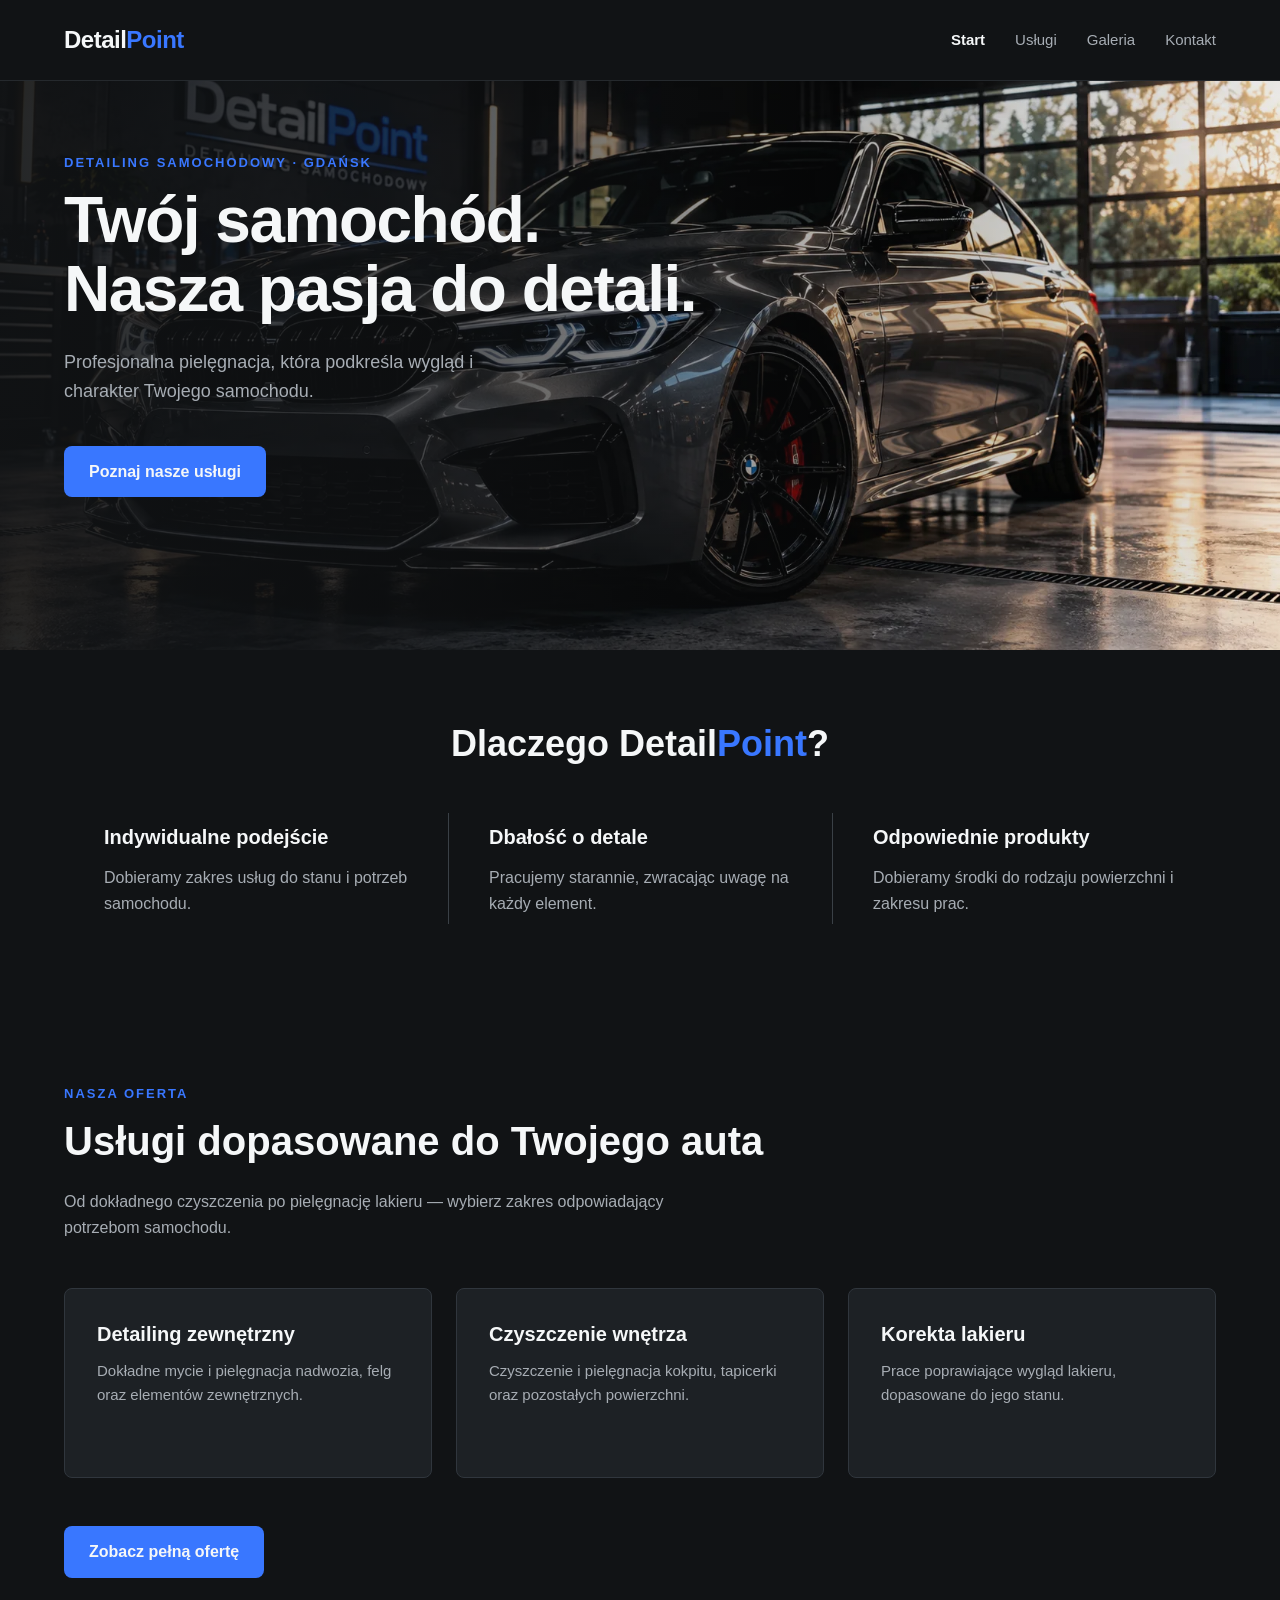
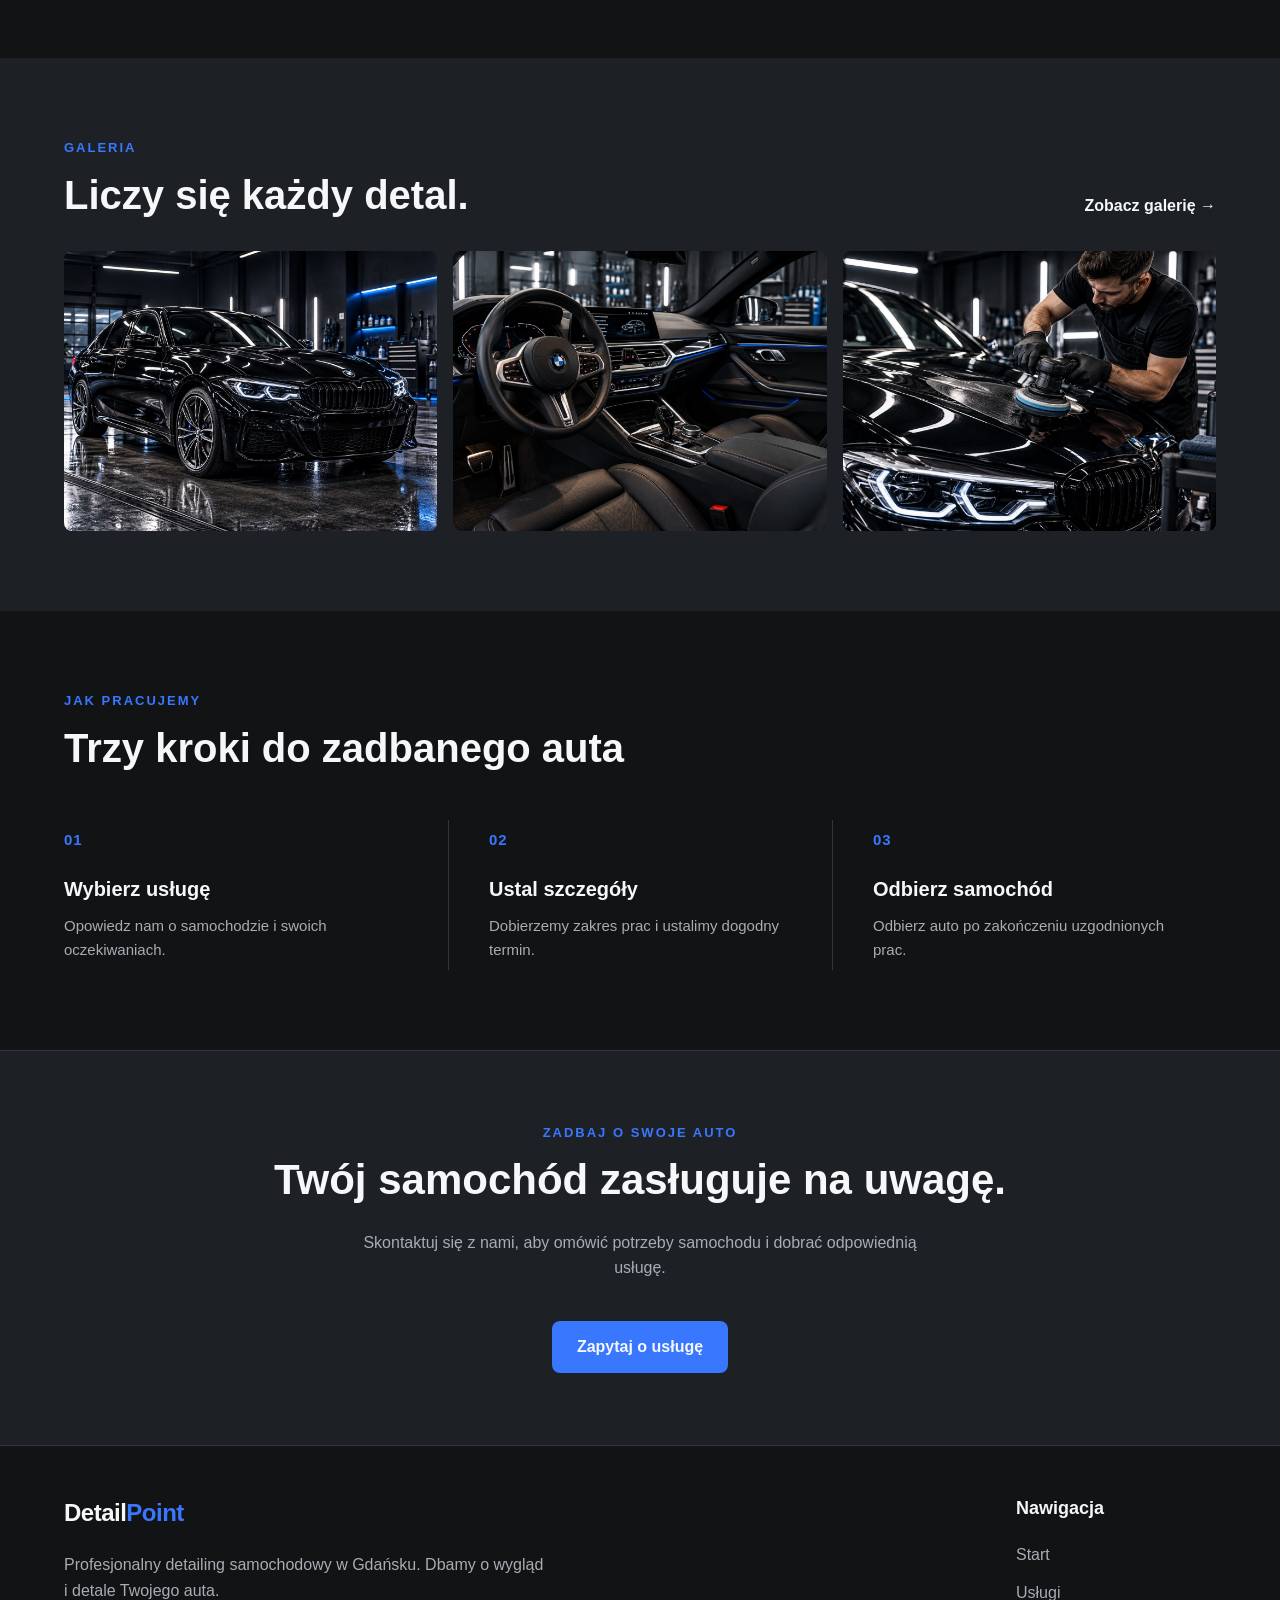
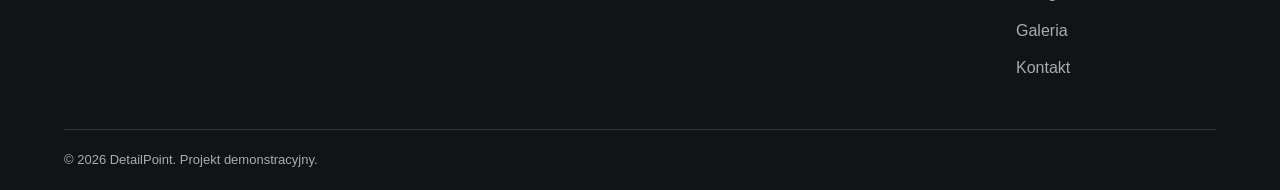
<file: index.html>
<!DOCTYPE html>
<html lang="pl">
<head>
    <meta charset="UTF-8">
    <meta name="viewport" content="width=device-width, initial-scale=1.0">

    <meta
        name="description"
        content="DetailPoint — detailing samochodowy w Gdańsku. Poznaj nasze usługi i zadbaj o wygląd swojego samochodu."
    >

    <meta name="theme-color" content="#111315">

    <meta property="og:type" content="website">
    <meta property="og:title" content="DetailPoint | Detailing samochodowy w Gdańsku">
    <meta
        property="og:description"
        content="Detailing samochodowy w Gdańsku. Sprawdź nasze usługi, zobacz realizacje i zadbaj o swój samochód."
    >
    <meta property="og:url" content="https://detailpoint.vercel.app/">
    <meta property="og:image" content="https://detailpoint.vercel.app/images/og/detailpoint-og.png">
    <meta property="og:locale" content="pl_PL">
    <meta property="og:site_name" content="DetailPoint">

    <title>DetailPoint | Detailing samochodowy w Gdańsku</title>

    <link rel="icon" href="./images/favicon/favicon.svg" type="image/svg+xml">
    <link rel="icon" href="./images/favicon/favicon.ico" sizes="any">
    <link rel="apple-touch-icon" href="./images/favicon/apple-touch-icon.png">

    <link rel="stylesheet" href="./css/style.css">
</head>

<body>
    <header class="site-header">
        <nav class="navbar container" aria-label="Nawigacja główna">
            <a class="logo" href="./index.html" aria-label="DetailPoint — strona główna">
                Detail<span>Point</span>
            </a>

            <button
                class="menu-toggle"
                type="button"
                id="menu-toggle"
                aria-label="Otwórz menu"
                aria-expanded="false"
                aria-controls="nav-menu"
            >
                <span></span>
                <span></span>
                <span></span>
            </button>

            <ul class="nav-list" id="nav-menu">
                <li><a href="./index.html" aria-current="page">Start</a></li>
                <li><a href="./services.html">Usługi</a></li>
                <li><a href="./gallery.html">Galeria</a></li>
                <li><a href="./contact.html">Kontakt</a></li>
            </ul>
        </nav>
    </header>

    <main>
        <section class="hero" id="hero" aria-labelledby="hero-title">
            <div class="hero-content container">
                <p class="hero-label">DETAILING SAMOCHODOWY · GDAŃSK</p>

                <h1 id="hero-title">
                    Twój samochód.<br>
                    Nasza pasja do detali.
                </h1>

                <p class="hero-description">
                    Profesjonalna pielęgnacja, która podkreśla wygląd
                    i charakter Twojego samochodu.
                </p>

                <a href="./services.html" class="btn btn-primary">
                    Poznaj nasze usługi
                </a>
            </div>

            <div class="hero-image" aria-hidden="true">
                <img
                    src="./images/hero/hero-car.webp"
                    alt=""
                    fetchpriority="high"
                >
            </div>
        </section>

        <section class="benefits" id="benefits" aria-labelledby="benefits-title">
            <div class="container">
                <h2 id="benefits-title">Dlaczego Detail<span>Point</span>?</h2>

                <ul class="benefits-list">
                    <li>
                        <h3>Indywidualne podejście</h3>
                        <p>Dobieramy zakres usług do stanu i potrzeb samochodu.</p>
                    </li>

                    <li>
                        <h3>Dbałość o detale</h3>
                        <p>Pracujemy starannie, zwracając uwagę na każdy element.</p>
                    </li>

                    <li>
                        <h3>Odpowiednie produkty</h3>
                        <p>Dobieramy środki do rodzaju powierzchni i zakresu prac.</p>
                    </li>
                </ul>
            </div>
        </section>

        <section
            class="services-preview"
            id="services-preview"
            aria-labelledby="services-title"
        >
            <div class="container">
                <p class="section-label">NASZA OFERTA</p>
                <h2 id="services-title">Usługi dopasowane do Twojego auta</h2>

                <p class="services-intro">
                    Od dokładnego czyszczenia po pielęgnację lakieru —
                    wybierz zakres odpowiadający potrzebom samochodu.
                </p>

                <div class="services-grid">
                    <article class="service-card">
                        <h3>Detailing zewnętrzny</h3>
                        <p>
                            Dokładne mycie i pielęgnacja nadwozia, felg
                            oraz elementów zewnętrznych.
                        </p>
                    </article>

                    <article class="service-card">
                        <h3>Czyszczenie wnętrza</h3>
                        <p>
                            Czyszczenie i pielęgnacja kokpitu, tapicerki
                            oraz pozostałych powierzchni.
                        </p>
                    </article>

                    <article class="service-card">
                        <h3>Korekta lakieru</h3>
                        <p>
                            Prace poprawiające wygląd lakieru,
                            dopasowane do jego stanu.
                        </p>
                    </article>
                </div>

                <a href="./services.html" class="btn btn-primary">
                    Zobacz pełną ofertę
                </a>
            </div>
        </section>

        <section
            class="gallery-preview"
            id="gallery-preview"
            aria-labelledby="gallery-title"
        >
            <div class="container">
                <div class="gallery-heading">
                    <div>
                        <p class="section-label">GALERIA</p>
                        <h2 id="gallery-title">Liczy się każdy detal.</h2>
                    </div>

                    <a href="./gallery.html" class="gallery-link">
                        Zobacz galerię <span aria-hidden="true">→</span>
                    </a>
                </div>

                <div class="gallery-preview-grid">
                    <figure class="gallery-item">
                        <img
                            src="./images/gallery/exterior.jpg"
                            alt="Pielęgnacja zewnętrznych elementów samochodu"
                            loading="lazy"
                        >
                    </figure>

                    <figure class="gallery-item">
                        <img
                            src="./images/gallery/interior.jpg"
                            alt="Czyste i zadbane wnętrze samochodu"
                            loading="lazy"
                        >
                    </figure>

                    <figure class="gallery-item">
                        <img
                            src="./images/gallery/paint-correction.jpg"
                            alt="Pielęgnacja i korekta lakieru samochodowego"
                            loading="lazy"
                        >
                    </figure>
                </div>
            </div>
        </section>

        <section class="process" id="process" aria-labelledby="process-title">
            <div class="container">
                <p class="section-label">JAK PRACUJEMY</p>
                <h2 id="process-title">Trzy kroki do zadbanego auta</h2>

                <ol class="process-steps">
                    <li class="process-step">
                        <span class="step-number" aria-hidden="true">01</span>
                        <h3>Wybierz usługę</h3>
                        <p>Opowiedz nam o samochodzie i swoich oczekiwaniach.</p>
                    </li>

                    <li class="process-step">
                        <span class="step-number" aria-hidden="true">02</span>
                        <h3>Ustal szczegóły</h3>
                        <p>Dobierzemy zakres prac i ustalimy dogodny termin.</p>
                    </li>

                    <li class="process-step">
                        <span class="step-number" aria-hidden="true">03</span>
                        <h3>Odbierz samochód</h3>
                        <p>Odbierz auto po zakończeniu uzgodnionych prac.</p>
                    </li>
                </ol>
            </div>
        </section>

        <section class="cta" id="cta" aria-labelledby="cta-title">
            <div class="container">
                <p class="section-label">ZADBAJ O SWOJE AUTO</p>

                <h2 id="cta-title">Twój samochód zasługuje na uwagę.</h2>

                <p>
                    Skontaktuj się z nami, aby omówić potrzeby samochodu
                    i dobrać odpowiednią usługę.
                </p>

                <a href="./contact.html" class="btn btn-primary">
                    Zapytaj o usługę
                </a>
            </div>
        </section>
    </main>

    <footer class="site-footer">
        <div class="container">
            <div class="footer-main">
                <div class="footer-brand">
                    <a class="logo" href="./index.html" aria-label="DetailPoint — strona główna">
                        Detail<span>Point</span>
                    </a>

                    <p>
                        Profesjonalny detailing samochodowy w Gdańsku.
                        Dbamy o wygląd i detale Twojego auta.
                    </p>
                </div>

                <nav class="footer-navigation" aria-label="Nawigacja w stopce">
                    <h2>Nawigacja</h2>

                    <ul class="footer-nav">
                        <li><a href="./index.html">Start</a></li>
                        <li><a href="./services.html">Usługi</a></li>
                        <li><a href="./gallery.html">Galeria</a></li>
                        <li><a href="./contact.html">Kontakt</a></li>
                    </ul>
                </nav>
            </div>

            <div class="footer-bottom">
                <p>&copy; 2026 DetailPoint. Projekt demonstracyjny.</p>
            </div>
        </div>
    </footer>


    <script src="./js/script.js"></script>
</body>
</html>
</file>
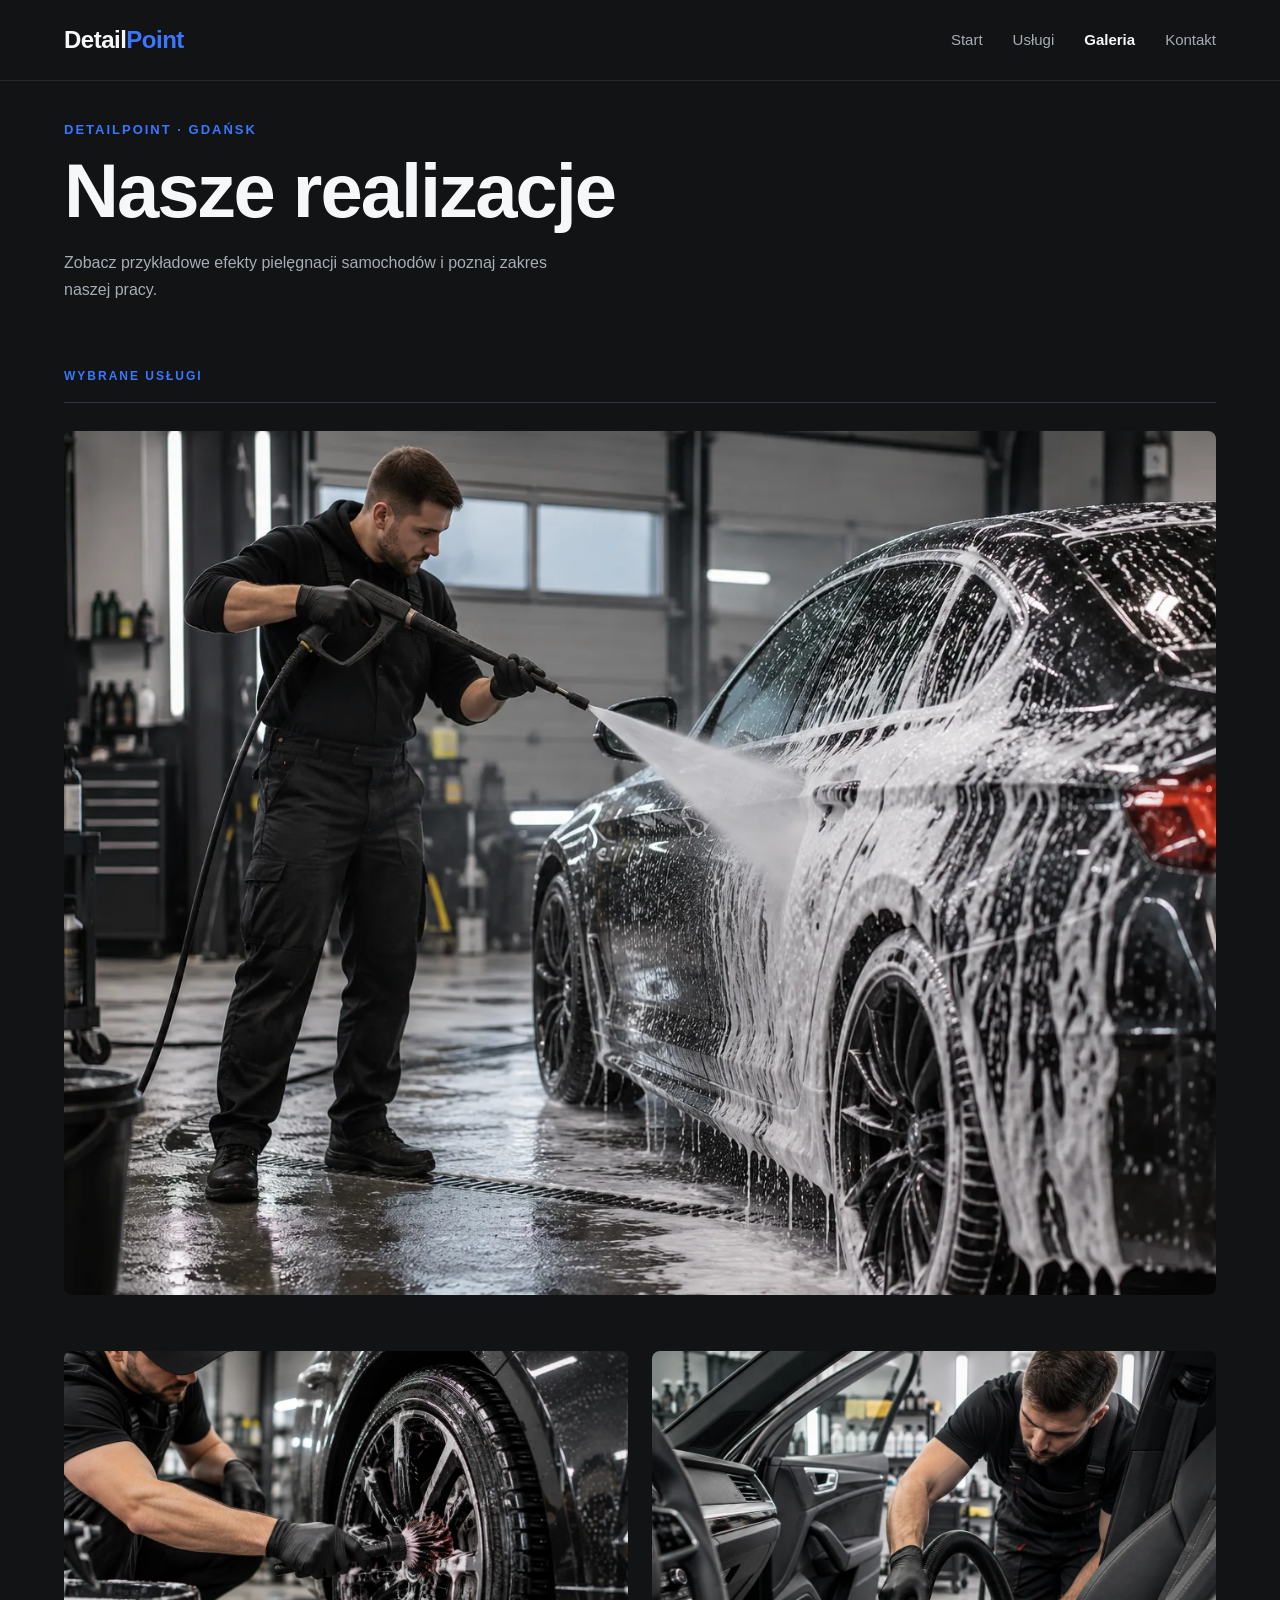
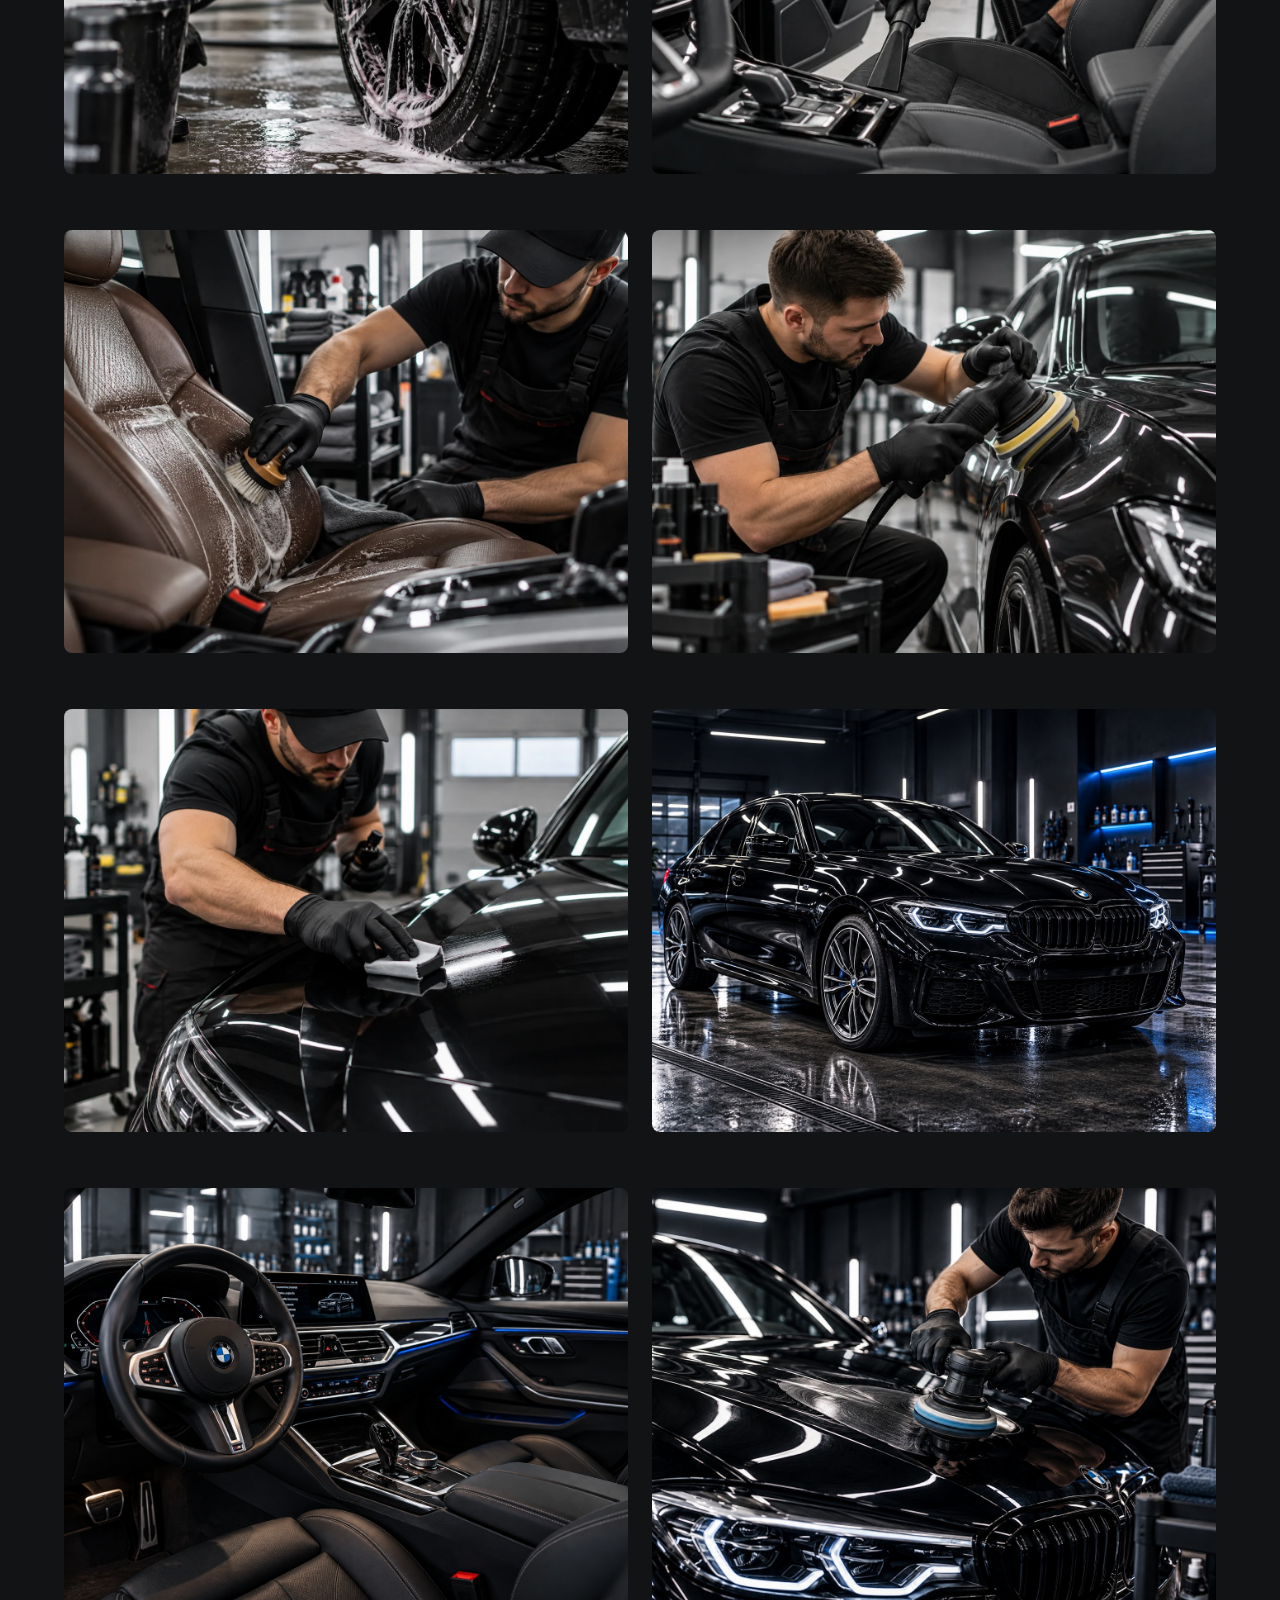
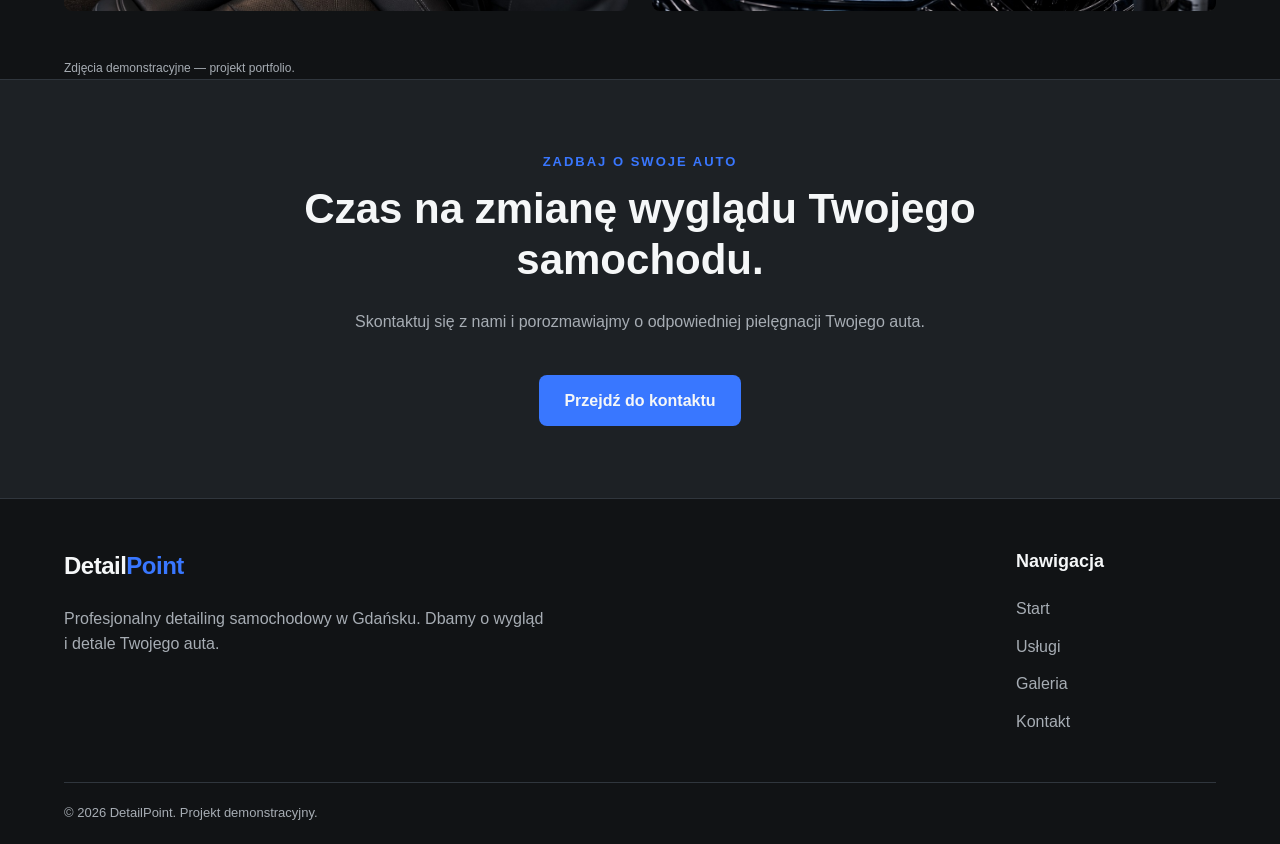
<file: gallery.html>
<!DOCTYPE html>
<html lang="pl">
<head>
    <meta charset="UTF-8">
    <meta name="viewport" content="width=device-width, initial-scale=1.0">

    <meta
        name="description"
        content="Poznaj przykładową galerię detailingu samochodowego DetailPoint w Gdańsku."
    >

    <meta name="theme-color" content="#111315">

    <meta property="og:type" content="website">
    <meta property="og:title" content="Galeria | DetailPoint — Detailing samochodowy w Gdańsku">
    <meta
        property="og:description"
        content="Zobacz przykładowe realizacje DetailPoint: detailing zewnętrzny, pielęgnacja wnętrza i korekta lakieru."
    >
    <meta property="og:url" content="https://detailpoint.vercel.app/gallery.html">
    <meta property="og:image" content="https://detailpoint.vercel.app/images/og/detailpoint-og.png">
    <meta property="og:locale" content="pl_PL">
    <meta property="og:site_name" content="DetailPoint">

    <title>Galeria | DetailPoint — Detailing samochodowy w Gdańsku</title>

    <link rel="icon" href="./images/favicon/favicon.svg" type="image/svg+xml">
    <link rel="icon" href="./images/favicon/favicon.ico" sizes="any">
    <link rel="apple-touch-icon" href="./images/favicon/apple-touch-icon.png">

    <link rel="stylesheet" href="./css/style.css">
</head>

<body>
    <header class="site-header">
        <nav class="navbar container" aria-label="Nawigacja główna">
            <a class="logo" href="./index.html" aria-label="DetailPoint — strona główna">
                Detail<span>Point</span>
            </a>

            <button
                class="menu-toggle"
                type="button"
                id="menu-toggle"
                aria-label="Otwórz menu"
                aria-expanded="false"
                aria-controls="nav-menu"
            >
                <span></span>
                <span></span>
                <span></span>
            </button>

            <ul class="nav-list" id="nav-menu">
                <li><a href="./index.html">Start</a></li>
                <li><a href="./services.html">Usługi</a></li>
                <li><a href="./gallery.html" aria-current="page">Galeria</a></li>
                <li><a href="./contact.html">Kontakt</a></li>
            </ul>
        </nav>
    </header>

    <main>
        <section class="gallery-hero" aria-labelledby="gallery-hero-title">
            <div class="container">
                <p class="section-label">DETAILPOINT · GDAŃSK</p>

                <h1 id="gallery-hero-title">Nasze realizacje</h1>

                <p>
                    Zobacz przykładowe efekty pielęgnacji samochodów
                    i poznaj zakres naszej pracy.
                </p>
            </div>
        </section>

        <section class="gallery-showcase" aria-labelledby="gallery-showcase-title">
            <div class="container">
                <div class="gallery-heading">
                    <p class="gallery-eyebrow" id="gallery-showcase-title">
                        WYBRANE USŁUGI
                    </p>
                </div>


                <div class="gallery-grid">
                    <figure class="gallery-item gallery-item-large">
                        <img
                            src="./images/gallery/01-car-wash-foam.webp"
                            alt="Detailer myje samochód aktywną pianą"
                            loading="lazy"
                        >
                        <figcaption>
                            <span>01 / MYCIE</span>
                            <h3>Detailing zewnętrzny</h3>
                        </figcaption>
                    </figure>

                    <figure class="gallery-item gallery-item-wheel">
                        <img
                            src="./images/gallery/02-wheel-cleaning.webp"
                            alt="Dokładne czyszczenie felgi szczotką"
                            loading="lazy"
                        >
                        <figcaption>
                            <span>02 / DETALE</span>
                            <h3>Czyszczenie felg</h3>
                        </figcaption>
                    </figure>

                    <figure class="gallery-item gallery-item-interior">
                        <img
                            src="./images/gallery/03-interior-vacuuming.webp"
                            alt="Odkurzanie wnętrza samochodu"
                            loading="lazy"
                        >
                        <figcaption>
                            <span>03 / WNĘTRZE</span>
                            <h3>Dokładne czyszczenie</h3>
                        </figcaption>
                    </figure>

                    <figure class="gallery-item gallery-item-leather">
                        <img
                            src="./images/gallery/04-leather-seat-cleaning.webp"
                            alt="Czyszczenie skórzanego fotela miękką szczotką"
                            loading="lazy"
                        >
                        <figcaption>
                            <span>04 / PIELĘGNACJA</span>
                            <h3>Pielęgnacja tapicerki</h3>
                        </figcaption>
                    </figure>

                    <figure class="gallery-item gallery-item-polishing">
                        <img
                            src="./images/gallery/05-paint-polishing.webp"
                            alt="Polerowanie lakieru samochodowego maszyną polerską"
                            loading="lazy"
                        >
                        <figcaption>
                            <span>05 / LAKIER</span>
                            <h3>Korekta lakieru</h3>
                        </figcaption>
                    </figure>

                    <figure class="gallery-item gallery-item-coating">
                        <img
                            src="./images/gallery/06-ceramic-coating.webp"
                            alt="Nakładanie powłoki ochronnej na lakier samochodu"
                            loading="lazy"
                        >
                        <figcaption>
                            <span>06 / OCHRONA</span>
                            <h3>Powłoka ochronna</h3>
                        </figcaption>
                    </figure>

                    <figure class="gallery-item gallery-item-exterior">
                        <img
                            src="./images/gallery/exterior.jpg"
                            alt="Ciemny samochód z zadbanym nadwoziem"
                            loading="lazy"
                        >
                        <figcaption>
                            <span>07 / EFEKT</span>
                            <h3>Wygląd nadwozia</h3>
                        </figcaption>
                    </figure>

                    <figure class="gallery-item gallery-item-interior-detail">
                        <img
                            src="./images/gallery/interior.jpg"
                            alt="Zadbane wnętrze samochodu"
                            loading="lazy"
                        >
                        <figcaption>
                            <span>08 / WNĘTRZE</span>
                            <h3>Dbałość o detale</h3>
                        </figcaption>
                    </figure>

                    <figure class="gallery-item gallery-item-paint-detail">
                        <img
                            src="./images/gallery/paint-correction.jpg"
                            alt="Praca nad powierzchnią lakieru samochodowego"
                            loading="lazy"
                        >
                        <figcaption>
                            <span>09 / POLEROWANIE</span>
                            <h3>Wykończenie lakieru</h3>
                        </figcaption>
                    </figure>
                </div>

                <p class="gallery-note">
                    Zdjęcia demonstracyjne — projekt portfolio.
                </p>
            </div>
        </section>

        <section class="cta" aria-labelledby="gallery-cta-title">
            <div class="container">
                <p class="section-label">ZADBAJ O SWOJE AUTO</p>

                <h2 id="gallery-cta-title">
                    Czas na zmianę wyglądu Twojego samochodu.
                </h2>

                <p>
                    Skontaktuj się z nami i porozmawiajmy
                    o odpowiedniej pielęgnacji Twojego auta.
                </p>

                <a href="./contact.html" class="btn btn-primary">
                    Przejdź do kontaktu
                </a>
            </div>
        </section>
    </main>

    <footer class="site-footer">
        <div class="container">
            <div class="footer-main">
                <div class="footer-brand">
                    <a
                        class="logo"
                        href="./index.html"
                        aria-label="DetailPoint — strona główna"
                    >
                        Detail<span>Point</span>
                    </a>

                    <p>
                        Profesjonalny detailing samochodowy w Gdańsku.
                        Dbamy o wygląd i detale Twojego auta.
                    </p>
                </div>

                <nav class="footer-navigation" aria-label="Nawigacja w stopce">
                    <h2>Nawigacja</h2>

                    <ul class="footer-nav">
                        <li><a href="./index.html">Start</a></li>
                        <li><a href="./services.html">Usługi</a></li>
                        <li><a href="./gallery.html">Galeria</a></li>
                        <li><a href="./contact.html">Kontakt</a></li>
                    </ul>
                </nav>
            </div>

            <div class="footer-bottom">
                <p>&copy; 2026 DetailPoint. Projekt demonstracyjny.</p>
            </div>
        </div>
    </footer>

    <script src="./js/script.js"></script>
</body>
</html>
</file>
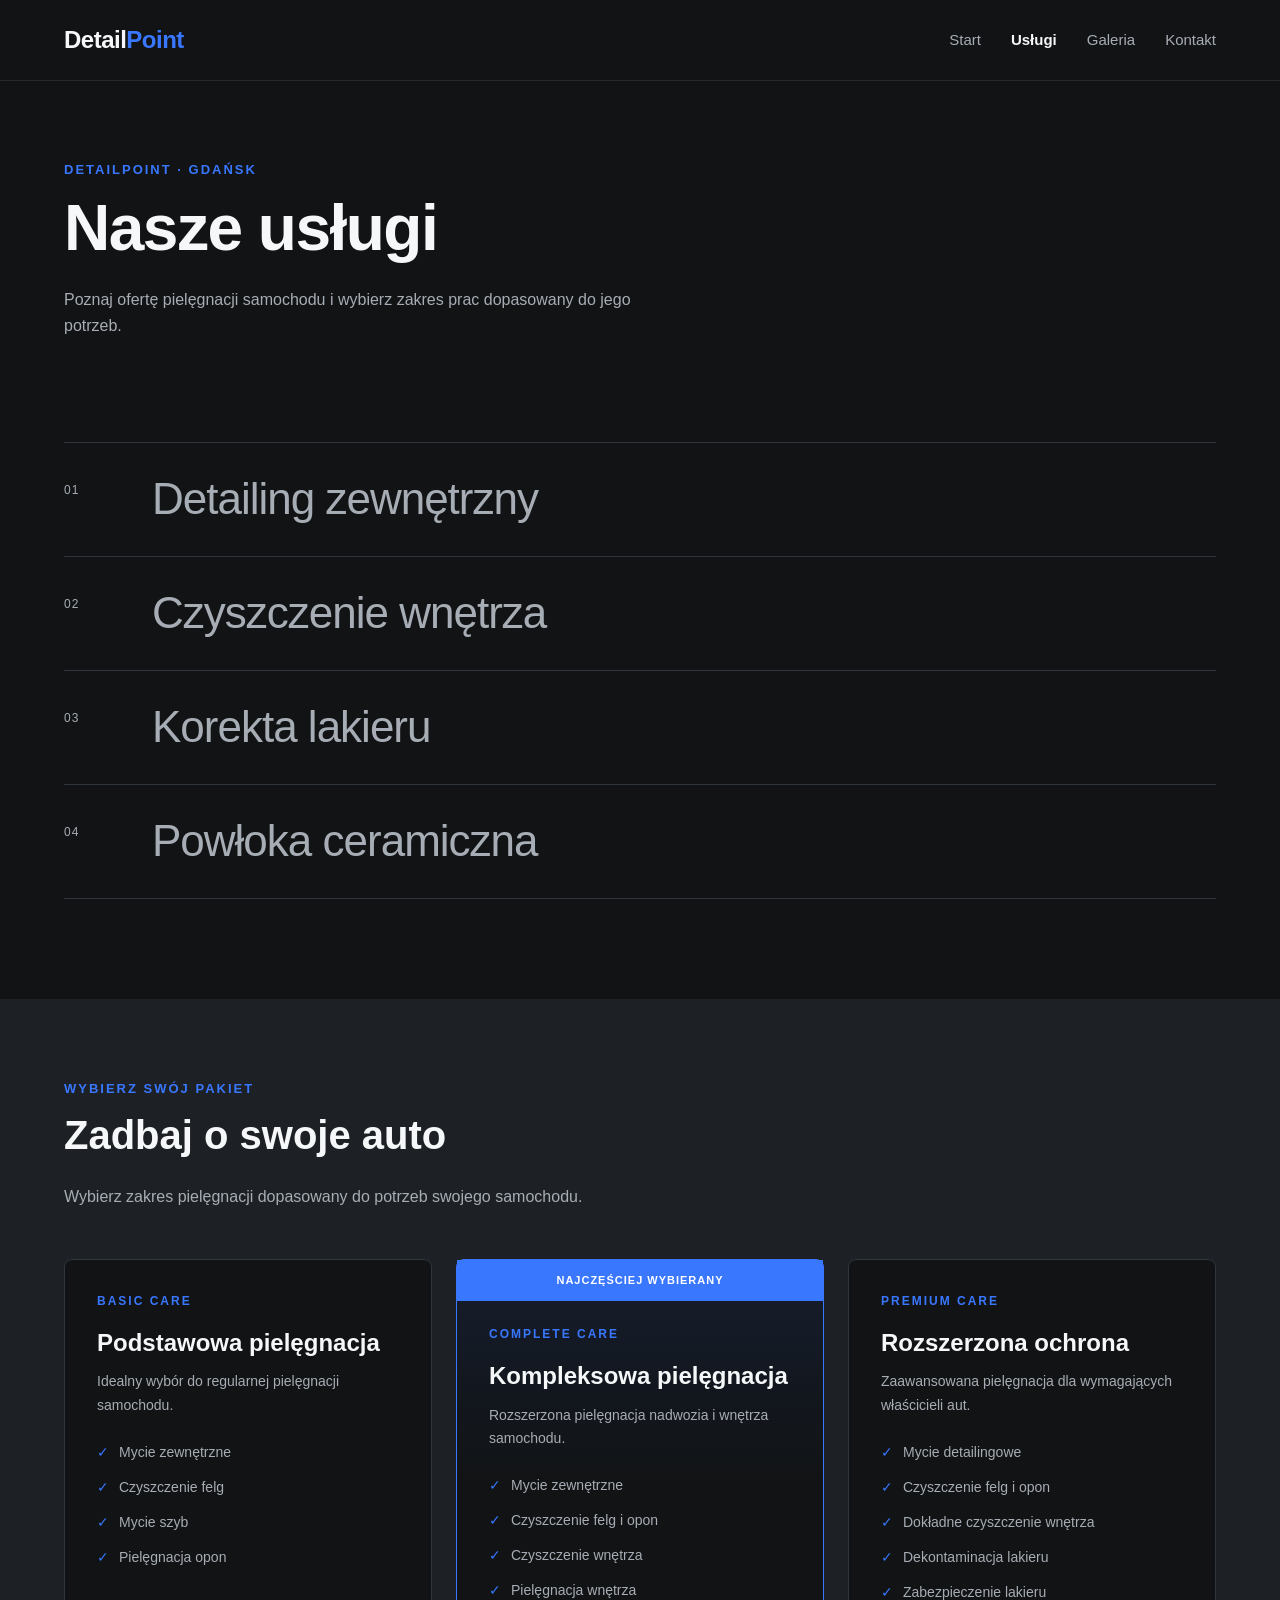
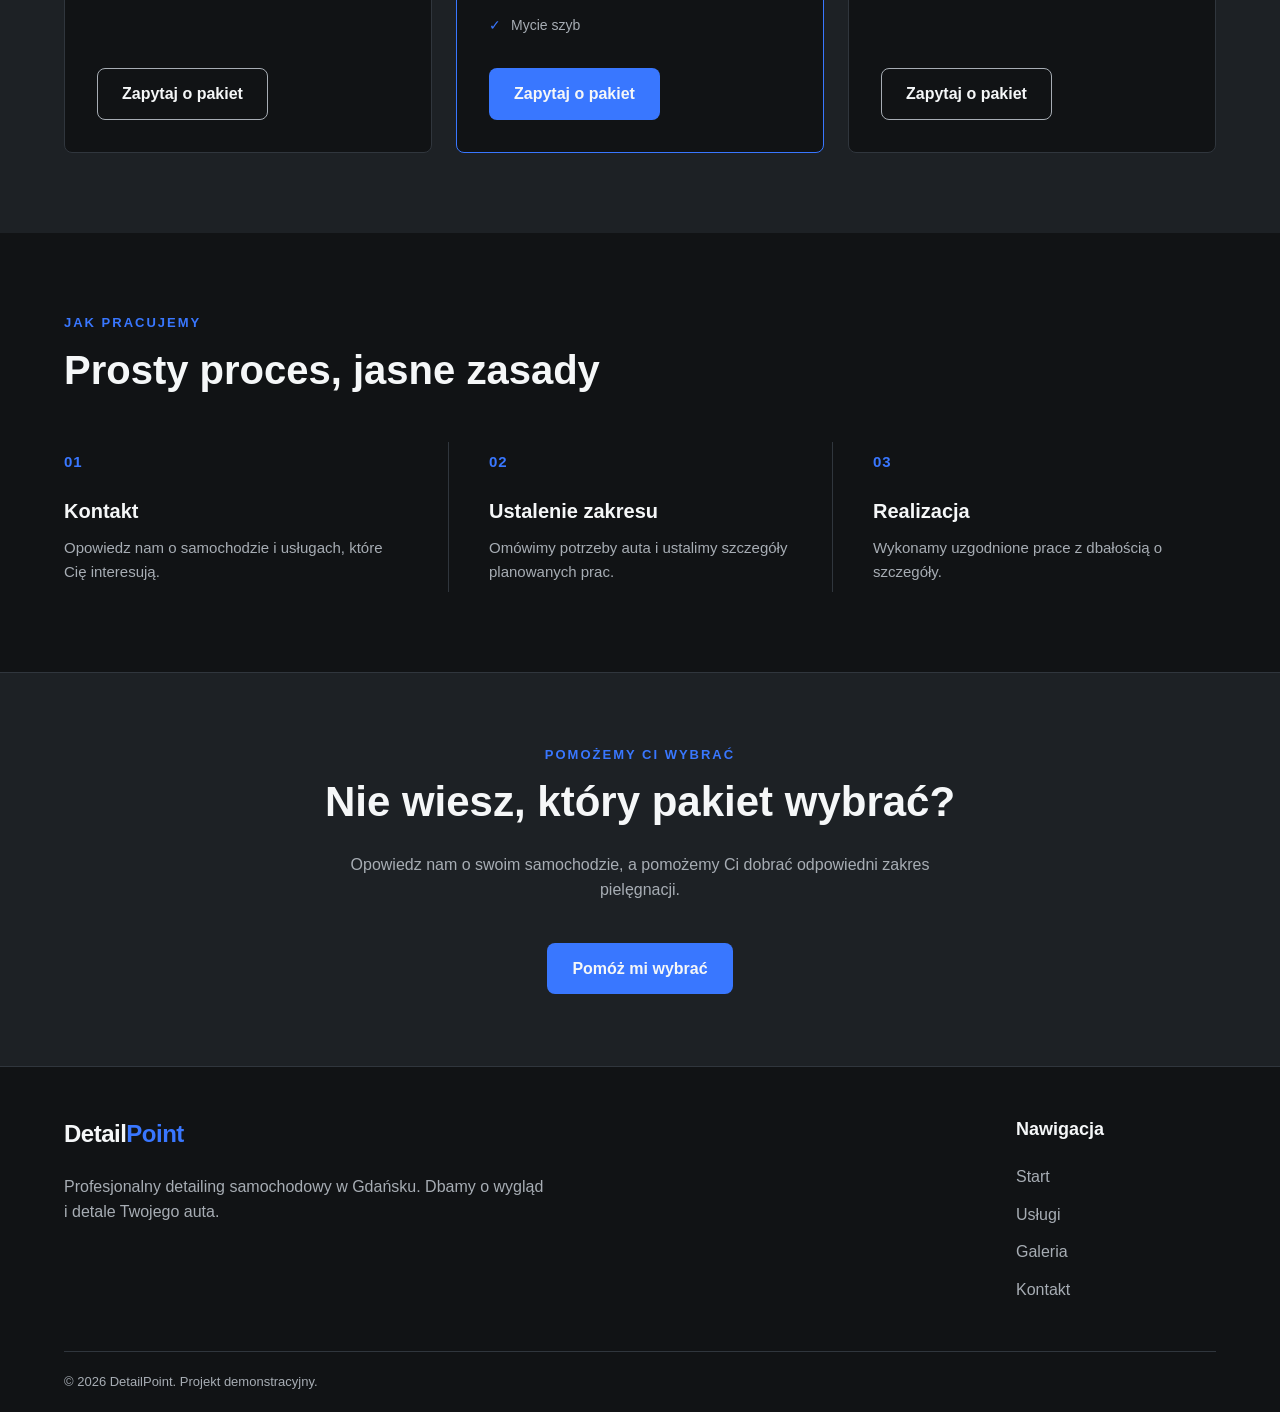
<file: services.html>
<!DOCTYPE html>
<html lang="pl">
<head>
    <meta charset="UTF-8">
    <meta name="viewport" content="width=device-width, initial-scale=1.0">

    <meta
        name="description"
        content="Poznaj usługi DetailPoint w Gdańsku: detailing zewnętrzny, czyszczenie wnętrza, korekta lakieru i powłoka ceramiczna."
    >

    <meta name="theme-color" content="#111315">

    <meta property="og:type" content="website">
    <meta property="og:title" content="Usługi | DetailPoint — Detailing samochodowy w Gdańsku">
    <meta
        property="og:description"
        content="Poznaj usługi DetailPoint w Gdańsku: detailing zewnętrzny, czyszczenie wnętrza, korekta lakieru i powłoka ceramiczna."
    >
    <meta property="og:url" content="https://detailpoint.vercel.app/services.html">
    <meta property="og:image" content="https://detailpoint.vercel.app/images/og/detailpoint-og.png">
    <meta property="og:locale" content="pl_PL">
    <meta property="og:site_name" content="DetailPoint">

    <title>Usługi | DetailPoint — Detailing samochodowy w Gdańsku</title>

    <link rel="icon" href="./images/favicon/favicon.svg" type="image/svg+xml">
    <link rel="icon" href="./images/favicon/favicon.ico" sizes="any">
    <link rel="apple-touch-icon" href="./images/favicon/apple-touch-icon.png">

    <link rel="stylesheet" href="./css/style.css">
</head>

<body>
    <header class="site-header">
        <nav class="navbar container" aria-label="Nawigacja główna">
            <a class="logo" href="./index.html" aria-label="DetailPoint — strona główna">
                Detail<span>Point</span>
            </a>

            <button
                class="menu-toggle"
                type="button"
                id="menu-toggle"
                aria-label="Otwórz menu"
                aria-expanded="false"
                aria-controls="nav-menu"
            >
                <span></span>
                <span></span>
                <span></span>
            </button>

            <ul class="nav-list" id="nav-menu">
                <li><a href="./index.html">Start</a></li>
                <li><a href="./services.html" aria-current="page">Usługi</a></li>
                <li><a href="./gallery.html">Galeria</a></li>
                <li><a href="./contact.html">Kontakt</a></li>
            </ul>
        </nav>
    </header>

    <main>
        <section class="services-hero" aria-labelledby="services-hero-title">
            <div class="container">
                <p class="section-label">DETAILPOINT · GDAŃSK</p>

                <h1 id="services-hero-title">Nasze usługi</h1>

                <p>
                    Poznaj ofertę pielęgnacji samochodu i wybierz zakres
                    prac dopasowany do jego potrzeb.
                </p>
            </div>
        </section>

        <section class="services-list" aria-label="Lista usług DetailPoint">
            <div class="container">
                <div class="services-list-items">

                    <article class="service-row">
                        <span class="service-number" aria-hidden="true">01</span>

                        <div class="service-content">
                            <h2>Detailing zewnętrzny</h2>
                            <p>
                                Dokładne mycie i pielęgnacja nadwozia, felg
                                oraz zewnętrznych elementów samochodu.
                            </p>
                        </div>
                    </article>

                    <article class="service-row">
                        <span class="service-number" aria-hidden="true">02</span>

                        <div class="service-content">
                            <h2>Czyszczenie wnętrza</h2>
                            <p>
                                Dokładne czyszczenie kokpitu, tapicerki
                                i powierzchni we wnętrzu samochodu.
                            </p>
                        </div>
                    </article>

                    <article class="service-row">
                        <span class="service-number" aria-hidden="true">03</span>

                        <div class="service-content">
                            <h2>Korekta lakieru</h2>
                            <p>
                                Poprawa wyglądu lakieru poprzez odpowiednio
                                dobrane etapy korekty.
                            </p>
                        </div>
                    </article>

                    <article class="service-row">
                        <span class="service-number" aria-hidden="true">04</span>

                        <div class="service-content">
                            <h2>Powłoka ceramiczna</h2>
                            <p>
                                Zabezpieczenie lakieru i podkreślenie jego
                                wyglądu dzięki powłoce ceramicznej.
                            </p>
                        </div>
                    </article>

                </div>
            </div>
        </section>

        <section class="care-packages" aria-labelledby="care-packages-title">
            <div class="container">
                <p class="section-label">WYBIERZ SWÓJ PAKIET</p>

                <h2 id="care-packages-title">
                    Zadbaj o swoje auto
                </h2>

                <p class="care-packages-description">
                    Wybierz zakres pielęgnacji dopasowany do potrzeb swojego samochodu.
                </p>

                <div class="care-packages-grid">

                    <article class="care-package">
                        <p class="care-package-label">BASIC CARE</p>

                        <h3>Podstawowa pielęgnacja</h3>

                        <p class="care-package-description">
                            Idealny wybór do regularnej pielęgnacji samochodu.
                        </p>

                        <ul class="care-package-features">
                            <li>Mycie zewnętrzne</li>
                            <li>Czyszczenie felg</li>
                            <li>Mycie szyb</li>
                            <li>Pielęgnacja opon</li>
                        </ul>

                        <a href="./contact.html" class="btn btn-secondary">
                            Zapytaj o pakiet
                        </a>
                    </article>

                    <article class="care-package care-package-featured">
                        <p class="care-package-badge">NAJCZĘŚCIEJ WYBIERANY</p>

                        <p class="care-package-label">COMPLETE CARE</p>

                        <h3>Kompleksowa pielęgnacja</h3>

                        <p class="care-package-description">
                            Rozszerzona pielęgnacja nadwozia i wnętrza samochodu.
                        </p>

                        <ul class="care-package-features">
                            <li>Mycie zewnętrzne</li>
                            <li>Czyszczenie felg i opon</li>
                            <li>Czyszczenie wnętrza</li>
                            <li>Pielęgnacja wnętrza</li>
                            <li>Mycie szyb</li>
                        </ul>

                        <a href="./contact.html" class="btn btn-primary">
                            Zapytaj o pakiet
                        </a>
                    </article>

                    <article class="care-package">
                        <p class="care-package-label">PREMIUM CARE</p>

                        <h3>Rozszerzona ochrona</h3>

                        <p class="care-package-description">
                            Zaawansowana pielęgnacja dla wymagających właścicieli aut.
                        </p>

                        <ul class="care-package-features">
                            <li>Mycie detailingowe</li>
                            <li>Czyszczenie felg i opon</li>
                            <li>Dokładne czyszczenie wnętrza</li>
                            <li>Dekontaminacja lakieru</li>
                            <li>Zabezpieczenie lakieru</li>
                        </ul>

                        <a href="./contact.html" class="btn btn-secondary">
                            Zapytaj o pakiet
                        </a>
                    </article>

                </div>
            </div>
        </section>

        <section class="process" aria-labelledby="services-process-title">
            <div class="container">
                <p class="section-label">JAK PRACUJEMY</p>

                <h2 id="services-process-title">
                    Prosty proces, jasne zasady
                </h2>

                <ol class="process-steps">
                    <li class="process-step">
                        <span class="step-number" aria-hidden="true">01</span>

                        <h3>Kontakt</h3>

                        <p>
                            Opowiedz nam o samochodzie i usługach,
                            które Cię interesują.
                        </p>
                    </li>

                    <li class="process-step">
                        <span class="step-number" aria-hidden="true">02</span>

                        <h3>Ustalenie zakresu</h3>

                        <p>
                            Omówimy potrzeby auta i ustalimy szczegóły
                            planowanych prac.
                        </p>
                    </li>

                    <li class="process-step">
                        <span class="step-number" aria-hidden="true">03</span>

                        <h3>Realizacja</h3>

                        <p>
                            Wykonamy uzgodnione prace z dbałością
                            o szczegóły.
                        </p>
                    </li>
                </ol>
            </div>
        </section>

        <section class="cta" aria-labelledby="services-cta-title">
            <div class="container">
                <p class="section-label">POMOŻEMY CI WYBRAĆ</p>

                <h2 id="services-cta-title">
                    Nie wiesz, który pakiet wybrać?
                </h2>

                <p>
                    Opowiedz nam o swoim samochodzie, a pomożemy Ci dobrać
                    odpowiedni zakres pielęgnacji.
                </p>

                <a href="./contact.html" class="btn btn-primary">
                    Pomóż mi wybrać
                </a>
            </div>
        </section>

    </main>

    <footer class="site-footer">
        <div class="container">
            <div class="footer-main">
                <div class="footer-brand">
                    <a
                        class="logo"
                        href="./index.html"
                        aria-label="DetailPoint — strona główna"
                    >
                        Detail<span>Point</span>
                    </a>

                    <p>
                        Profesjonalny detailing samochodowy w Gdańsku.
                        Dbamy o wygląd i detale Twojego auta.
                    </p>
                </div>

                <nav class="footer-navigation" aria-label="Nawigacja w stopce">
                    <h2>Nawigacja</h2>

                    <ul class="footer-nav">
                        <li><a href="./index.html">Start</a></li>
                        <li><a href="./services.html">Usługi</a></li>
                        <li><a href="./gallery.html">Galeria</a></li>
                        <li><a href="./contact.html">Kontakt</a></li>
                    </ul>
                </nav>
            </div>

            <div class="footer-bottom">
                <p>&copy; 2026 DetailPoint. Projekt demonstracyjny.</p>
            </div>
        </div>
    </footer>

    <script src="./js/script.js"></script>
</body>
</html>
</file>
<file: css/style.css>
:root {
    /* Colors */
    --color-bg: #111315;
    --color-surface: #1D2125;
    --color-text: #F5F7F8;
    --color-text-muted: #A7ADB4;
    --color-primary: #3977FF;

    /* Typography */
    --font-main: Arial, sans-serif;
    --line-height-base: 1.6;

    /* Layout  */
    --container-width: 1200px;
    --section-spacing: 80px;
    --spacing-sm: 12px;
    --spacing-md: 24px;
    --spacing-lg: 40px;
    --header-height: 80px;

    /* Components */
    --border-radius: 8px;

    /* Transition */
    --transition-fast: 0.2s ease;

    /* Shared typography */
    --font-size-page-title: clamp(36px, 5vw, 64px);
    --line-height-page-title: 1.1;
    --letter-spacing-page-title: -1.5px;
    --font-size-section-title: clamp(28px, 3.5vw, 40px);
}


* {
    margin: 0;
    padding: 0;
    box-sizing: border-box;
}

body {
    font-family: var(--font-main);
    line-height: var(--line-height-base);
    background-color: var(--color-bg);
    color: var(--color-text);
}

.container {
    width: 100%;
    max-width: var(--container-width);
    margin-inline: auto;
    padding-inline: 24px;
}

/* --- Header --- */

.site-header {
    position: fixed;
    top: 0;
    left: 0;
    width: 100%;
    z-index: 1000;
    border-bottom: 1px solid #25292D;
    background-color: var(--color-bg);
    transform: translateY(0);
    transition: transform 0.3s ease;
}

.site-header.header-hidden {
    transform: translateY(-100%);
}

.navbar {
    display: flex;
    justify-content: space-between;
    align-items: center;
    gap: var(--spacing-md);
    min-height: 80px;
}

.logo {
    color: var(--color-text);
    font-size: 24px;
    font-weight: 700;
    letter-spacing: -0.5px;
    text-decoration: none;
}

.logo span {
    color: var(--color-primary);
}

.nav-list {
    display: flex;
    align-items: center;
    gap: 30px;
    list-style: none;
}

.nav-list a {
    color: var(--color-text-muted);
    font-size: 15px;
    text-decoration: none;
    transition: color var(--transition-fast);
}

.nav-list a:hover,
.nav-list a[aria-current="page"] {
    color: var(--color-text);
}

.nav-list a[aria-current="page"] {
    font-weight: 600;
}

/* --- Shared page typography --- */

.hero-label,
.services-hero .section-label,
.gallery-hero .section-label,
.contact-hero .section-label {
    margin-bottom: var(--spacing-sm);
    color: var(--color-primary);
    font-size: 13px;
    font-weight: 700;
    letter-spacing: 2px;
}

.hero h1,
.services-hero h1,
.gallery-hero h1,
.contact-hero h1 {
    font-size: var(--font-size-page-title);
    line-height: var(--line-height-page-title);
    letter-spacing: var(--letter-spacing-page-title);
}

/* --- Hero section --- */

.hero {
    position: relative;
    display: flex;
    align-items: center;
    min-height: 650px;
    overflow: hidden;
    isolation: isolate;
    background-color: var(--color-bg);
}

.hero-image {
    position: absolute;
    inset: 0;
    z-index: -2;
}

.hero-image img {
    width: 100%;
    height: 100%;
    display: block;
    object-fit: cover;
    object-position: center;
}

.hero::after {
    position: absolute;
    inset: 0;
    z-index: -1;
    background: linear-gradient(
        90deg,
        rgba(17, 19, 21, 0.92) 0%,
        rgba(17, 19, 21, 0.72) 35%,
        rgba(17, 19, 21, 0.30) 65%,
        rgba(17, 19, 21, 0.08) 100%
    );
    content: "";
}

.hero-content {
    position: relative;
    width: 100%;
    max-width: var(--container-width);
    margin-inline: auto;
    padding: 100px 24px;
}



.hero h1 {
    max-width: 700px;
    margin-bottom: var(--spacing-md);
    font-size: clamp(38px, 5vw, 64px);
    line-height: 1.08;
    letter-spacing: -1.5px;
}

.hero-description {
    max-width: 480px;
    margin-bottom: var(--spacing-lg);
    color: var(--color-text-muted);
    font-size: 18px;
}



.btn {
    display: inline-flex;
    align-items: center;
    justify-content: center;
    min-height: 48px;
    padding: 12px 24px;
    border: 1px solid transparent;
    border-radius: var(--border-radius);
    font: inherit;
    font-weight: 600;
    text-decoration: none;
    transition: background-color var(--transition-fast), color var(--transition-fast);
}

.btn-primary {
    background-color: var(--color-primary);
    color: var(--color-text);
}

.btn-primary:hover {
    background-color: var(--color-text);
    color: var(--color-bg);
}

.btn-secondary {
    border-color: var(--color-text-muted);
    color: var(--color-text);
}

.btn-secondary:hover {
    border-color: var(--color-primary);
    color: var(--color-primary);
}

/* --- Mobile menu button --- */

#menu-toggle {
    display: none;
    flex-direction: column;
    justify-content: center;
    align-items: center;
    gap: 6px;
    width: 44px;
    height: 44px;
    padding: 10px;
    border: none;
    background: transparent;
    cursor: pointer;
    z-index: 1001;
}

#menu-toggle span {
    display: block;
    width: 24px;
    height: 2px;
    border-radius: 2px;
    background-color: var(--color-text);
    transition: transform var(--transition-fast), opacity var(--transition-fast);
}

#menu-toggle:focus-visible {
    outline: 2px solid var(--color-primary);
    outline-offset: 4px;
    border-radius: 4px;
}

#menu-toggle.active span:nth-child(1) {
    transform: translateY(8px) rotate(45deg);
}

#menu-toggle.active span:nth-child(2) {
    opacity: 0;
}

#menu-toggle.active span:nth-child(3) {
    transform: translateY(-8px) rotate(-45deg);
}

/* --- Responsive navigation --- */

@media (max-width: 768px) {
    .navbar {
        position: relative;
        flex-wrap: wrap;
    }

    #menu-toggle {
        display: flex;
        margin-left: auto;
    }

    .nav-list {
        display: none;
        flex-direction: column;
        align-items: flex-start;
        gap: var(--spacing-md);
        width: 100%;
        padding: var(--spacing-lg) 0;
        margin-top: var(--spacing-md);
        border-top: 1px solid var(--color-surface);
    }

    .nav-list.active {
        display: flex;
    }
}

/* --- Benefits section --- */

.benefits {
    padding: 72px 24px 80px;
    background-color: var(--color-bg);
}

.benefits h2 {
    margin-bottom: 48px;
    font-size: clamp(28px, 3vw, 36px);
    line-height: 1.2;
    text-align: center;
}

.benefits h2 span {
    color: var(--color-primary);
}

.benefits-list {
    display: grid;
    grid-template-columns: repeat(3, minmax(0, 1fr));
    list-style: none;
}

.benefits-list li {
    padding: 8px var(--spacing-lg);
}

.benefits-list li + li {
    border-left: 1px solid #3A4046;
}

.benefits-list h3 {
    margin-bottom: var(--spacing-sm);
    font-size: 20px;
}

.benefits-list p {
    color: var(--color-text-muted);
}

/* --- Benefits responsive --- */

@media (max-width: 768px) {
    .benefits {
        padding: 56px 24px;
    }

    .benefits h2 {
        margin-bottom: 32px;
    }

    .benefits-list {
        grid-template-columns: 1fr;
    }

    .benefits-list li {
        padding: var(--spacing-md) 0;
    }

    .benefits-list li + li {
        border-top: 1px solid #3A4046;
        border-left: none;
    }
}

/* --- Services preview --- */

.services-preview {
    padding: var(--section-spacing) 0;
}

.services-preview .container {
    max-width: var(--container-width);
    margin-inline: auto;
    padding-inline: 24px;
}

.services-preview .section-label {
    margin-bottom: var(--spacing-sm);
    color: var(--color-primary);
    font-size: 13px;
    font-weight: 700;
    letter-spacing: 2px;
    text-align: left;
}

.services-preview h2 {
    margin-bottom: var(--spacing-md);
    font-size: var(--font-size-section-title);
    line-height: 1.2;
    text-align: left;
}

.services-intro {
    max-width: 600px;
    margin: 0 0 48px;
    color: var(--color-text-muted);
    text-align: left;
}

.services-grid {
    display: grid;
    grid-template-columns: repeat(3, minmax(0, 1fr));
    gap: var(--spacing-md);
    margin-bottom: 48px;
}

.service-card {
    min-height: 190px;
    padding: 32px;
    border: 1px solid #30363D;
    border-radius: var(--border-radius);
    background-color: var(--color-surface);
    transition:
        border-color var(--transition-fast),
        transform var(--transition-fast);
}

.service-card:hover {
    border-color: var(--color-primary);
    transform: translateY(-4px);
}

.service-card h3 {
    margin-bottom: var(--spacing-sm);
    font-size: 20px;
    line-height: 1.3;
}

.service-card p {
    color: var(--color-text-muted);
    font-size: 15px;
}

.services-preview > .container > .btn {
    display: inline-flex;
}

/* --- Services page --- */

.services-hero {
    padding-top: calc(var(--header-height) + var(--section-spacing));
    padding-bottom: var(--section-spacing);
}



.services-hero h1 {
    margin-bottom: var(--spacing-md);
    font-size: clamp(36px, 5vw, 64px);
    line-height: 1.1;
    letter-spacing: -1.5px;
}

.services-hero .container > p:last-child {
    max-width: 600px;
    color: var(--color-text-muted);
}

/* Services list */

.services-list {
    padding-block: 24px 100px;
    background-color: var(--color-bg);
}

.services-list-items {
    border-top: 1px solid #30363D;
}

.service-row {
    position: relative;
    display: grid;
    grid-template-columns: 64px minmax(0, 1fr);
    gap: 24px;
    align-items: start;
    padding: 30px 0;
    border-bottom: 1px solid #30363D;
    transition:
        padding 0.3s ease,
        border-color 0.3s ease,
        background-color 0.3s ease;
}

.service-number {
    padding-top: 8px;
    color: var(--color-text-muted);
    font-size: 12px;
    letter-spacing: 1px;
    transition: color 0.3s ease;
}

.service-content h2 {
    margin: 0;
    color: var(--color-text-muted);
    font-size: clamp(28px, 3.5vw, 44px);
    font-weight: 500;
    line-height: 1.2;
    letter-spacing: -1px;
    transition:
        color 0.3s ease,
        transform 0.3s ease;
}

.service-content p {
    max-width: 560px;
    max-height: 0;
    margin: 0;
    overflow: hidden;
    color: var(--color-text-muted);
    font-size: 15px;
    line-height: 1.7;
    opacity: 0;
    transform: translateY(-6px);
    transition:
        max-height 0.35s ease,
        margin 0.3s ease,
        opacity 0.3s ease,
        transform 0.3s ease;
}

/* Hover effect */

.services-list-items:hover .service-row:not(:hover) {
    opacity: 0.55;
}

.service-row:hover,
.service-row:focus-within {
    padding-block: 38px;
    border-bottom-color: var(--color-primary);
    background-color: rgba(57, 119, 255, 0.035);
}

.service-row:hover .service-number,
.service-row:focus-within .service-number {
    color: var(--color-primary);
}

.service-row:hover .service-content h2,
.service-row:focus-within .service-content h2 {
    color: var(--color-text);
    transform: translateX(6px);
}

.service-row:hover .service-content p,
.service-row:focus-within .service-content p {
    max-height: 100px;
    margin-top: 14px;
    opacity: 1;
    transform: translateY(0);
}

/* Responsive */

@media (max-width: 700px) {
    .services-hero {
        padding-top: calc(var(--header-height) + 24px);
        padding-bottom: 40px;
    }

    .services-list {
        padding-block: 16px 64px;
    }

    .service-row {
        grid-template-columns: 32px minmax(0, 1fr);
        gap: 12px;
        padding-block: 24px;
    }

    .service-row:hover,
    .service-row:focus-within {
        padding-block: 30px;
    }

    .service-number {
        padding-top: 6px;
        font-size: 11px;
    }

    .service-content h2 {
        font-size: clamp(23px, 6vw, 32px);
        letter-spacing: -0.5px;
    }

    .service-content p {
        max-height: none;
        margin-top: 8px;
        opacity: 1;
        transform: none;
        font-size: 14px;
    }

    .services-list-items:hover .service-row:not(:hover) {
        opacity: 1;
    }
}

@media (prefers-reduced-motion: reduce) {
    .service-row,
    .service-number,
    .service-content h2,
    .service-content p {
        transition: none;
    }
}

@media (max-width: 900px) {
    .services-grid {
        grid-template-columns: repeat(2, minmax(0, 1fr));
    }
}

@media (max-width: 600px) {
    .services-preview {
        padding-block: 56px;
    }

    .services-grid {
        grid-template-columns: 1fr;
        gap: 16px;
        margin-bottom: 32px;
    }

    .service-card {
        min-height: auto;
        padding: 24px;
    }

    .services-intro {
        margin-bottom: 32px;
    }
}

/* --- Care packages --- */

.care-packages {
    padding-block: var(--section-spacing);
    background-color: var(--color-surface);
}

.care-packages h2 {
    margin-bottom: var(--spacing-md);
    font-size: var(--font-size-section-title);
    line-height: 1.2;
}

.care-packages > .container > .section-label {
    margin-bottom: var(--spacing-sm);
    color: var(--color-primary);
    font-size: 13px;
    font-weight: 700;
    letter-spacing: 2px;
}

.care-packages-description {
    max-width: 600px;
    margin-bottom: 48px;
    color: var(--color-text-muted);
    line-height: 1.7;
}

.care-packages-grid {
    display: grid;
    grid-template-columns: repeat(3, minmax(0, 1fr));
    gap: 24px;
    align-items: stretch;
}

.care-package {
    display: flex;
    flex-direction: column;
    align-items: flex-start;
    padding: 32px;
    border: 1px solid #30363D;
    border-radius: var(--border-radius);
    background-color: var(--color-bg);
    transition:
    border-color var(--transition-fast),
    transform var(--transition-fast);
}

.care-package:hover {
    border-color: var(--color-primary);
    transform: translateY(-4px);
}

.care-package-label {
    margin-bottom: 16px;
    color: var(--color-primary);
    font-size: 12px;
    font-weight: 700;
    letter-spacing: 2px;
}

.care-package h3 {
    margin-bottom: 12px;
    font-size: 24px;
    line-height: 1.3;
}

.care-package-description {
    margin-bottom: 24px;
    color: var(--color-text-muted);
    font-size: 14px;
    line-height: 1.7;
}

.care-package-features {
    display: grid;
    gap: 14px;
    width: 100%;
    margin: 0 0 32px;
    padding: 0;
    list-style: none;
}

.care-package-features li {
    position: relative;
    padding-left: 22px;
    color: var(--color-text-muted);
    font-size: 14px;
    line-height: 1.5;
}

.care-package-features li::before {
    position: absolute;
    left: 0;
    color: var(--color-primary);
    content: "✓";
}

.care-package .btn {
    margin-top: auto;
}

.care-package-featured {
    border-color: var(--color-primary);
    background:
    linear-gradient(
        180deg,
        rgba(57, 119, 255, 0.10),
        transparent 45%
    ),
    var(--color-bg);
}

.care-package-badge {
    margin: -32px -32px 24px;
    padding: 12px 16px;
    width: calc(100% + 64px);
    background-color: var(--color-primary);
    color: #FFFFFF;
    font-size: 11px;
    font-weight: 700;
    letter-spacing: 1px;
    text-align: center;
}

@media (max-width: 900px) {
    .care-packages-grid {
        grid-template-columns: repeat(2, minmax(0, 1fr));
    }

    .care-package-featured {
        grid-column: 1 / -1;
    }

}

@media (max-width: 600px) {
    .care-packages {
        padding-block: 56px;
    }

    .care-packages-description {
        margin-bottom: 32px;
    }

    .care-packages-grid {
        grid-template-columns: 1fr;
        gap: 20px;
    }

    .care-package-featured {
        grid-column: auto;
    }

    .care-package {
        padding: 24px;
    }

    .care-package-badge {
        width: calc(100% + 48px);
        margin: -24px -24px 24px;
    }


}


/* --- Gallery preview --- */

.gallery-preview {
    padding: var(--section-spacing) 0;
    background-color: var(--color-surface);
}

.gallery-preview .container {
    max-width: var(--container-width);
    margin-inline: auto;
    padding-inline: 24px;
}

.gallery-heading {
    display: flex;
    justify-content: space-between;
    align-items: flex-end;
    gap: var(--spacing-md);
    margin-bottom: 32px;
}

.gallery-heading .section-label {
    margin-bottom: var(--spacing-sm);
    color: var(--color-primary);
    font-size: 13px;
    font-weight: 700;
    letter-spacing: 2px;
}

.gallery-heading h2 {
    font-size: var(--font-size-section-title);
    line-height: 1.2;
}

.gallery-link {
    flex-shrink: 0;
    color: var(--color-text);
    font-weight: 600;
    text-decoration: none;
    transition: color var(--transition-fast);
}

.gallery-link:hover {
    color: var(--color-primary);
}

.gallery-preview-grid {
    display: grid;
    grid-template-columns: repeat(3, minmax(0, 1fr));
    gap: 16px;
}

.gallery-item {
    overflow: hidden;
    aspect-ratio: 4 / 3;
    border-radius: var(--border-radius);
    background-color: var(--color-bg);
}

.gallery-item img {
    display: block;
    width: 100%;
    height: 100%;
    object-fit: cover;
    transition: transform 0.4s ease;
}

.gallery-item:hover img {
    transform: scale(1.04);
}

/* --- Gallery responsive --- */

@media (max-width: 768px) {
    .gallery-preview {
        padding-block: 56px;
    }

    .gallery-heading {
        align-items: flex-start;
        flex-direction: column;
        gap: 16px;
    }

    .gallery-preview-grid {
        grid-template-columns: repeat(2, minmax(0, 1fr));
    }
}

@media (max-width: 480px) {
    .gallery-preview-grid {
        grid-template-columns: 1fr;
    }
}

/* --- Process section --- */

.process {
    padding: var(--section-spacing) 0;
}

.process .container {
    max-width: var(--container-width);
    margin-inline: auto;
    padding-inline: 24px;
}

.process > .container > .section-label {
    margin-bottom: var(--spacing-sm);
    color: var(--color-primary);
    font-size: 13px;
    font-weight: 700;
    letter-spacing: 2px;
}

.process h2 {
    max-width: 700px;
    margin-bottom: 48px;
    font-size: var(--font-size-section-title);
    line-height: 1.2;
}

.process-steps {
    display: grid;
    grid-template-columns: repeat(3, minmax(0, 1fr));
    list-style: none;
}

.process-step {
    padding: 8px var(--spacing-lg);
}

.process-step:first-child {
    padding-left: 0;
}

.process-step + .process-step {
    border-left: 1px solid #30363D;
}

.step-number {
    display: block;
    margin-bottom: var(--spacing-md);
    color: var(--color-primary);
    font-size: 15px;
    font-weight: 700;
    letter-spacing: 1px;
}

.process-step h3 {
    margin-bottom: var(--spacing-sm);
    font-size: 20px;
    line-height: 1.3;
}

.process-step p {
    color: var(--color-text-muted);
    font-size: 15px;
}

/* --- Process responsive --- */

@media (max-width: 768px) {
    .process {
        padding-block: 56px;
    }

    .process h2 {
        margin-bottom: 32px;
    }

    .process-steps {
        grid-template-columns: 1fr;
    }

    .process-step,
    .process-step:first-child {
        padding: var(--spacing-md) 0;
    }

    .process-step + .process-step {
        border-top: 1px solid #30363D;
        border-left: none;
    }

    .step-number {
        margin-bottom: var(--spacing-sm);
    }
}

/* --- Call to action --- */

.cta {
    padding: 72px 24px;
    border-top: 1px solid #30363D;
    border-bottom: 1px solid #30363D;
    background-color: var(--color-surface);
}

.cta .container {
    max-width: 800px;
    margin-inline: auto;
    text-align: center;
}

.cta .section-label {
    margin-bottom: var(--spacing-sm);
    color: var(--color-primary);
    font-size: 13px;
    font-weight: 700;
    letter-spacing: 2px;
}

.cta h2 {
    margin-bottom: var(--spacing-md);
    font-size: clamp(28px, 4vw, 42px);
    line-height: 1.2;
}

.cta p:not(.section-label) {
    max-width: 600px;
    margin: 0 auto var(--spacing-lg);
    color: var(--color-text-muted);
}

/* --- CTA responsive --- */

@media (max-width: 600px) {
    .cta {
        padding-block: 56px;
    }
}

/* --- Footer --- */

.site-footer {
    padding-top: 48px;
    background-color: var(--color-bg);
}

.site-footer .container {
    max-width: var(--container-width);
    margin-inline: auto;
    padding-inline: 24px;
}

.footer-main {
    display: grid;
    grid-template-columns: 1fr 200px;
    gap: 64px;
    padding-bottom: 48px;
}

.footer-brand .logo {
    display: inline-block;
    margin-bottom: 20px;
}

.footer-brand p {
    max-width: 480px;
    color: var(--color-text-muted);
}

.footer-navigation h2 {
    margin-bottom: 20px;
    font-size: 18px;
}

.footer-nav {
    display: flex;
    flex-direction: column;
    gap: 12px;
    list-style: none;
}

.footer-nav a {
    color: var(--color-text-muted);
    text-decoration: none;
    transition: color var(--transition-fast);
}

.footer-nav a:hover {
    color: var(--color-primary);
}

.footer-bottom {
    padding: 20px 0;
    border-top: 1px solid #30363D;
    color: var(--color-text-muted);
    font-size: 13px;
}

/* --- Footer responsive --- */

@media (max-width: 600px) {
    .footer-main {
        grid-template-columns: 1fr;
        gap: 32px;
        padding-bottom: 32px;
    }
}

/* Gallery page */

.gallery-hero {
    padding-top: calc(var(--header-height) + 40px);
    padding-bottom: 64px;
}



.gallery-hero h1 {
    margin-bottom: 20px;
    font-size: clamp(42px, 6vw, 76px);
    line-height: 1;
    letter-spacing: -2px;
}

.gallery-hero .container > p:last-child {
    max-width: 520px;
    color: var(--color-text-muted);
    line-height: 1.7;
}

/* Gallery introduction */

.gallery-showcase .gallery-heading {
    display: block;
    margin-bottom: 28px;
    padding-bottom: 16px;
    border-bottom: 1px solid #30363D;
}

.gallery-showcase .gallery-eyebrow {
    margin: 0;
    color: var(--color-primary);
    font-size: 12px;
    font-weight: 700;
    letter-spacing: 2px;
}

/* Editorial gallery */

.gallery-grid {
    display: grid;
    grid-template-columns: repeat(2, minmax(0, 1fr));
    gap: 56px 24px;
    align-items: start;
}

.gallery-item {
    min-width: 0;
    margin: 0;
}

.gallery-item img {
    display: block;
    width: 100%;
    aspect-ratio: 4 / 3;
    object-fit: cover;
    background-color: var(--color-surface);
    transition: transform 0.5s ease;
}

.gallery-item:hover img {
    transform: scale(1.025);
}

.gallery-item figcaption {
    display: grid;
    grid-template-columns: 1fr auto;
    align-items: baseline;
    gap: 8px 16px;
    padding-top: 16px;
    border-top: 1px solid #30363D;
    margin-top: 16px;
}

.gallery-item figcaption span {
    color: var(--color-primary);
    font-size: 11px;
    font-weight: 700;
    letter-spacing: 1.4px;
}

.gallery-item figcaption h3 {
    grid-column: 1 / -1;
    margin: 0;
    color: var(--color-text);
    font-size: 20px;
    font-weight: 500;
    line-height: 1.35;
    transition: color var(--transition-fast);
}

.gallery-item:hover figcaption h3 {
    color: var(--color-primary);
}

/* Featured image */

.gallery-item-large {
    grid-column: 1 / -1;
}

.gallery-item-large img {
    aspect-ratio: 16 / 7;
}

.gallery-item-large figcaption h3 {
    font-size: 24px;
}

/* Varied image proportions */

.gallery-item-wheel img,
.gallery-item-polishing img,
.gallery-item-exterior img {
    aspect-ratio: 5 / 4;
}

.gallery-item-interior img,
.gallery-item-leather img,
.gallery-item-coating img,
.gallery-item-interior-detail img,
.gallery-item-paint-detail img {
    aspect-ratio: 4 / 3;
}

.gallery-note {
    margin-top: 48px;
    color: var(--color-text-muted);
    font-size: 12px;
}

/* Responsive */

@media (max-width: 800px) {
    .gallery-hero {
        padding-top: calc(var(--header-height) + 24px);
        padding-bottom: 48px;
    }

    .gallery-showcase {
        padding-bottom: 72px;
    }

    .gallery-showcase .gallery-heading {
        flex-direction: column;
        align-items: flex-start;
        gap: 16px;
        margin-bottom: 32px;
    }

    .gallery-grid {
        gap: 40px 20px;
    }

    .gallery-item-large img {
        aspect-ratio: 16 / 9;
    }
}

@media (max-width: 560px) {
    .gallery-hero {
        padding-top: calc(var(--header-height) + 16px);
        padding-bottom: 40px;
    }
    .gallery-hero h1 {
        font-size: clamp(38px, 10vw, 52px);
        letter-spacing: -1.2px;
    }
    .gallery-showcase {
        padding-block: 8px 56px;
    }

    .gallery-grid {
        grid-template-columns: 1fr;
        gap: 36px;
    }

    .gallery-item-large {
        grid-column: auto;
    }

    .gallery-item img,
    .gallery-item-large img,
    .gallery-item-wheel img,
    .gallery-item-polishing img,
    .gallery-item-exterior img {
        aspect-ratio: 4 / 3;
    }

    .gallery-item figcaption {
        padding-top: 12px;
        margin-top: 12px;
    }

    .gallery-item figcaption h3 {
        font-size: 18px;
    }

    .gallery-item-large figcaption h3 {
        font-size: 21px;
    }

    .gallery-note {
        margin-top: 32px;
    }
}

@media (prefers-reduced-motion: reduce) {
    .gallery-item img {
        transition: none;
    }
}

/* --- Contact page --- */

.contact-section {
    padding-top: calc(var(--header-height) + 24px);
    padding-bottom: 80px;
}

/* Page heading */

.contact-page-heading {
    max-width: 760px;
    margin: 0 auto 40px;
    text-align: center;
}

.contact-page-heading .section-label {
    margin-bottom: 16px;
    color: var(--color-primary);
    font-size: 12px;
    font-weight: 700;
    letter-spacing: 2px;
}

.contact-page-heading h1 {
    margin: 0 0 16px;
    font-size: clamp(32px, 4vw, 48px);
    line-height: 1.15;
    letter-spacing: -1px;
}

.contact-page-heading > p:last-child {
    max-width: 560px;
    margin: 0 auto;
    color: var(--color-text-muted);
    font-size: 15px;
    line-height: 1.7;
}

/* Main layout */

.contact-layout {
    display: grid;
    grid-template-columns: minmax(0, 1.1fr) minmax(0, 0.9fr);
    gap: 24px;
    align-items: start;
}

/* Form panel */

.contact-form-wrapper {
    min-width: 0;
    padding: 28px;
    border: 1px solid #30363D;
    border-radius: var(--border-radius);
    background-color: var(--color-surface);
}

.contact-form-heading {
    margin-bottom: 24px;
}

.contact-form-wrapper h2,
.contact-card-title {
    margin: 0 0 12px;
    font-size: 22px;
    line-height: 1.3;
}

.form-description {
    margin: 0;
    color: var(--color-text-muted);
    font-size: 14px;
    line-height: 1.7;
}

.contact-form {
    display: flex;
    flex-direction: column;
    gap: 18px;
}

.form-field {
    display: flex;
    flex-direction: column;
    gap: 8px;
}

.form-field label {
    font-size: 13px;
    font-weight: 600;
}

.form-field input,
.form-field select,
.form-field textarea {
    box-sizing: border-box;
    width: 100%;
    min-width: 0;
    padding: 13px 14px;
    border: 1px solid #3A4149;
    border-radius: 8px;
    background-color: var(--color-bg);
    color: var(--color-text);
    font: inherit;
    font-size: 14px;
    transition: border-color var(--transition-fast);
}

.form-field input,
.form-field select {
    min-height: 48px;
}

.form-field input::placeholder,
.form-field textarea::placeholder {
    color: var(--color-text-muted);
    opacity: 0.8;
}

.form-field select {
    cursor: pointer;
}

.form-field textarea {
    min-height: 120px;
    resize: vertical;
    line-height: 1.6;
}

.form-field input:focus-visible,
.form-field select:focus-visible,
.form-field textarea:focus-visible {
    outline: 2px solid var(--color-primary);
    outline-offset: 2px;
    border-color: var(--color-primary);
}

.contact-form .btn {
    width: 100%;
    justify-content: center;
    cursor: pointer;
}

.form-note {
    margin: -4px 0 0;
    color: var(--color-text-muted);
    font-size: 11px;
    line-height: 1.7;
}

/* Contact information sidebar */

.contact-sidebar {
    display: flex;
    flex-direction: column;
    gap: 20px;
    min-width: 0;
    height: 100%;
    box-sizing: border-box;
}

.contact-details,
.business-hours {
    min-width: 0;
    padding: 24px;
    border: 1px solid #30363D;
    border-radius: var(--border-radius);
    background-color: var(--color-surface);
}

.business-hours {
    flex: 1;
}

.contact-card-title {
    margin-bottom: 20px;
    font-size: 18px;
}

.contact-detail {
    padding-top: 16px;
    margin-top: 16px;
    border-top: 1px solid #30363D;
}

.contact-detail span {
    display: block;
    margin-bottom: 8px;
    color: var(--color-primary);
    font-size: 11px;
    font-weight: 700;
    letter-spacing: 1.5px;
}

.contact-detail p {
    margin: 4px 0;
    overflow-wrap: anywhere;
    color: var(--color-text);
    font-size: 14px;
    line-height: 1.6;
}

/* Business hours */

.business-hours-row {
    display: flex;
    justify-content: space-between;
    align-items: baseline;
    gap: 16px;
    padding-block: 12px;
    border-top: 1px solid #30363D;
    font-size: 13px;
    line-height: 1.6;
}

.business-hours-row span:first-child {
    color: var(--color-text-muted);
}

.business-hours-row span:last-child {
    color: var(--color-text);
    font-weight: 600;
    text-align: right;
}

.contact-note {
    margin: 0;
    color: var(--color-text-muted);
    font-size: 11px;
    line-height: 1.7;
}

/* Responsive layout */

@media (max-width: 760px) {
    .contact-section {
        padding-top: calc(var(--header-height) + 24px);
        padding-bottom: 56px;
    }

    .contact-page-heading {
        margin-bottom: 28px;
    }

    .contact-layout {
        grid-template-columns: minmax(0, 1fr);
        gap: 24px;
    }

    .contact-form-wrapper {
        padding: 24px;
    }

    .contact-sidebar {
        gap: 16px;
    }
}

@media (max-width: 480px) {
    .contact-section {
        padding-top: calc(var(--header-height) + 16px);
        padding-bottom: 40px;
    }

    .contact-page-heading h1 {
        font-size: clamp(29px, 8vw, 36px);
        letter-spacing: -0.5px;
    }

    .contact-page-heading > p:last-child {
        font-size: 14px;
    }

    .contact-form-wrapper,
    .contact-details,
    .business-hours {
        padding: 20px 16px;
    }

    .contact-form-wrapper h2 {
        font-size: 21px;
    }

    .business-hours-row {
        gap: 10px;
        font-size: 12px;
    }
}

@media (prefers-reduced-motion: reduce) {
    .form-field input,
    .form-field select,
    .form-field textarea {
        transition: none;
    }
}

/* Contact page footer separation */

body:has(.contact-section) .site-footer {
    margin-top: 0;
    border-top: 1px solid #30363D;
}

/* Contact form status messages */

.form-success {
    color: #4ade80;    
}

.form-error {
    color: #f87171;
}
</file>
